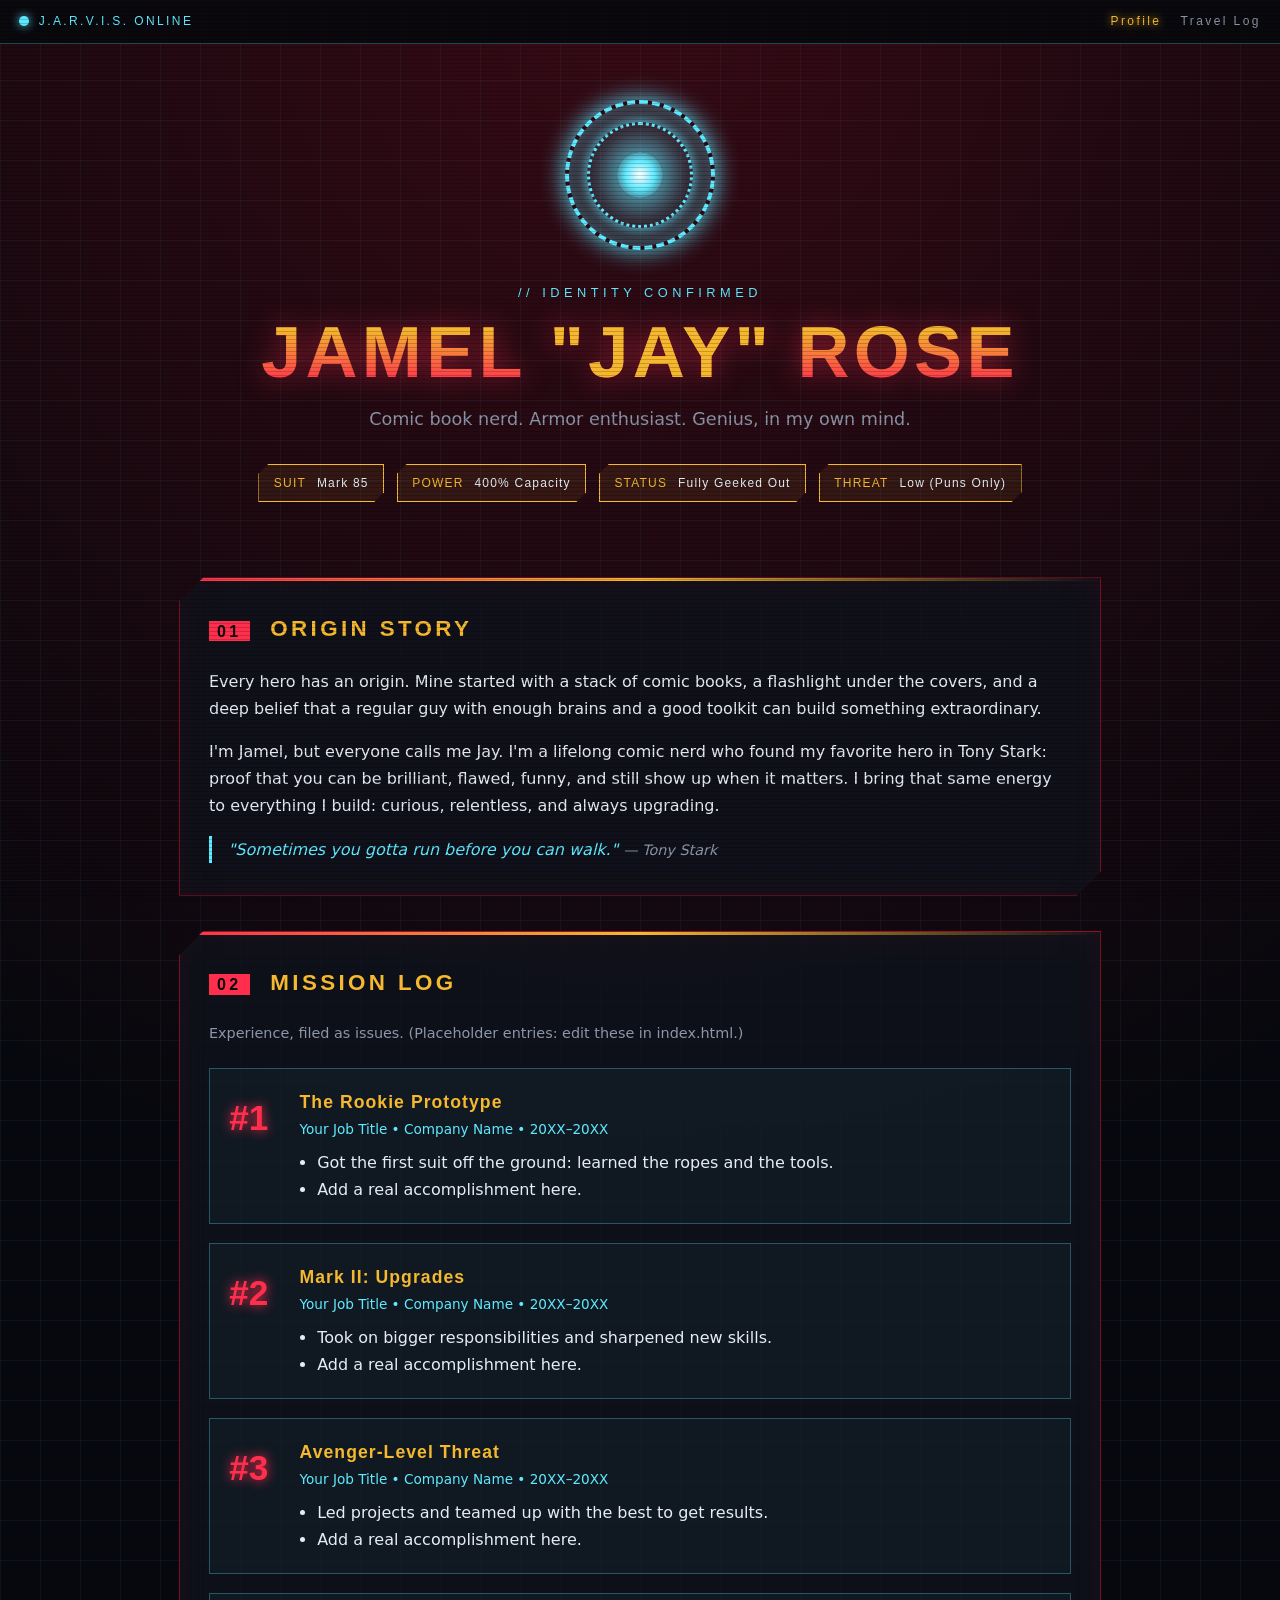
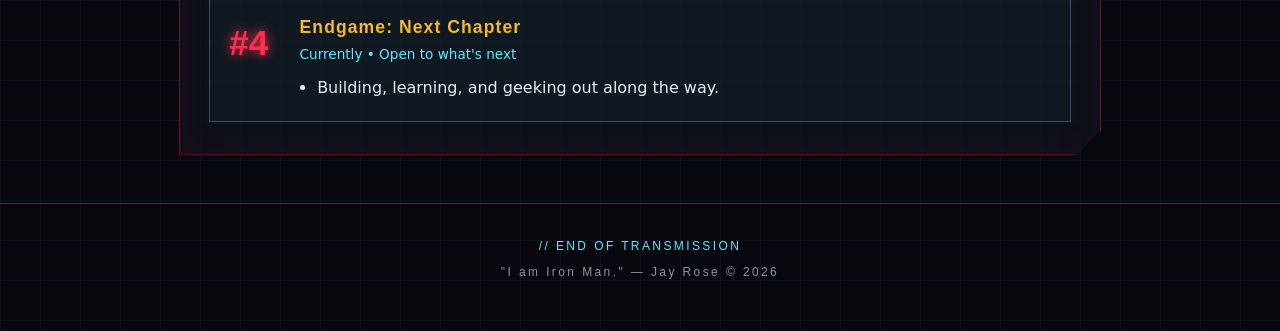
<file: index.html>
<!DOCTYPE html>
<html lang="en">
<head>
  <meta charset="UTF-8">
  <meta name="viewport" content="width=device-width, initial-scale=1">
  <title>Jay Rose | Personal Profile</title>
  <link rel="stylesheet" href="styles.css?v=2">
</head>
<body>

  <header class="topbar">
    <span class="topbar__dot"></span>
    <span>J.A.R.V.I.S. ONLINE</span>
    <nav class="topbar__nav">
      <a href="index.html" class="active">Profile</a>
      <a href="travel.html">Travel Log</a>
    </nav>
  </header>

  <main>

    <!-- HERO -->
    <section class="hero">
      <div class="reactor" aria-hidden="true">
        <div class="reactor__ring reactor__ring--outer"></div>
        <div class="reactor__ring reactor__ring--mid"></div>
        <div class="reactor__core"></div>
      </div>

      <p class="hero__eyebrow">// IDENTITY CONFIRMED</p>
      <h1 class="hero__name">Jamel <span>"Jay"</span> Rose</h1>
      <p class="hero__tagline">Comic book nerd. Armor enthusiast. Genius, in my own mind.</p>

      <ul class="readouts">
        <li><span>SUIT</span> Mark 85</li>
        <li><span>POWER</span> 400% Capacity</li>
        <li><span>STATUS</span> Fully Geeked Out</li>
        <li><span>THREAT</span> Low (Puns Only)</li>
      </ul>
    </section>

    <!-- ORIGIN -->
    <section class="panel" id="origin">
      <h2 class="panel__title"><span>01</span> Origin Story</h2>
      <p>
        Every hero has an origin. Mine started with a stack of comic books, a flashlight
        under the covers, and a deep belief that a regular guy with enough brains and
        a good toolkit can build something extraordinary.
      </p>
      <p>
        I'm Jamel, but everyone calls me Jay. I'm a lifelong comic nerd who found my
        favorite hero in Tony Stark: proof that you can be brilliant, flawed, funny,
        and still show up when it matters. I bring that same energy to everything I
        build: curious, relentless, and always upgrading.
      </p>
      <p class="quote">"Sometimes you gotta run before you can walk." <em>&mdash; Tony Stark</em></p>
    </section>

    <!-- EXPERIENCE -->
    <section class="panel" id="experience">
      <h2 class="panel__title"><span>02</span> Mission Log</h2>
      <p class="panel__sub">Experience, filed as issues. (Placeholder entries: edit these in index.html.)</p>

      <div class="issues">

        <article class="issue">
          <div class="issue__num">#1</div>
          <div class="issue__body">
            <h3>The Rookie Prototype</h3>
            <p class="issue__meta">Your Job Title &bull; Company Name &bull; 20XX&ndash;20XX</p>
            <ul>
              <li>Got the first suit off the ground: learned the ropes and the tools.</li>
              <li>Add a real accomplishment here.</li>
            </ul>
          </div>
        </article>

        <article class="issue">
          <div class="issue__num">#2</div>
          <div class="issue__body">
            <h3>Mark II: Upgrades</h3>
            <p class="issue__meta">Your Job Title &bull; Company Name &bull; 20XX&ndash;20XX</p>
            <ul>
              <li>Took on bigger responsibilities and sharpened new skills.</li>
              <li>Add a real accomplishment here.</li>
            </ul>
          </div>
        </article>

        <article class="issue">
          <div class="issue__num">#3</div>
          <div class="issue__body">
            <h3>Avenger-Level Threat</h3>
            <p class="issue__meta">Your Job Title &bull; Company Name &bull; 20XX&ndash;20XX</p>
            <ul>
              <li>Led projects and teamed up with the best to get results.</li>
              <li>Add a real accomplishment here.</li>
            </ul>
          </div>
        </article>

        <article class="issue">
          <div class="issue__num">#4</div>
          <div class="issue__body">
            <h3>Endgame: Next Chapter</h3>
            <p class="issue__meta">Currently &bull; Open to what's next</p>
            <ul>
              <li>Building, learning, and geeking out along the way.</li>
            </ul>
          </div>
        </article>

      </div>
    </section>

  </main>

  <footer class="footer">
    <p>// END OF TRANSMISSION</p>
    <p>"I am Iron Man." &mdash; Jay Rose &copy; 2026</p>
  </footer>

</body>
</html>
</file>
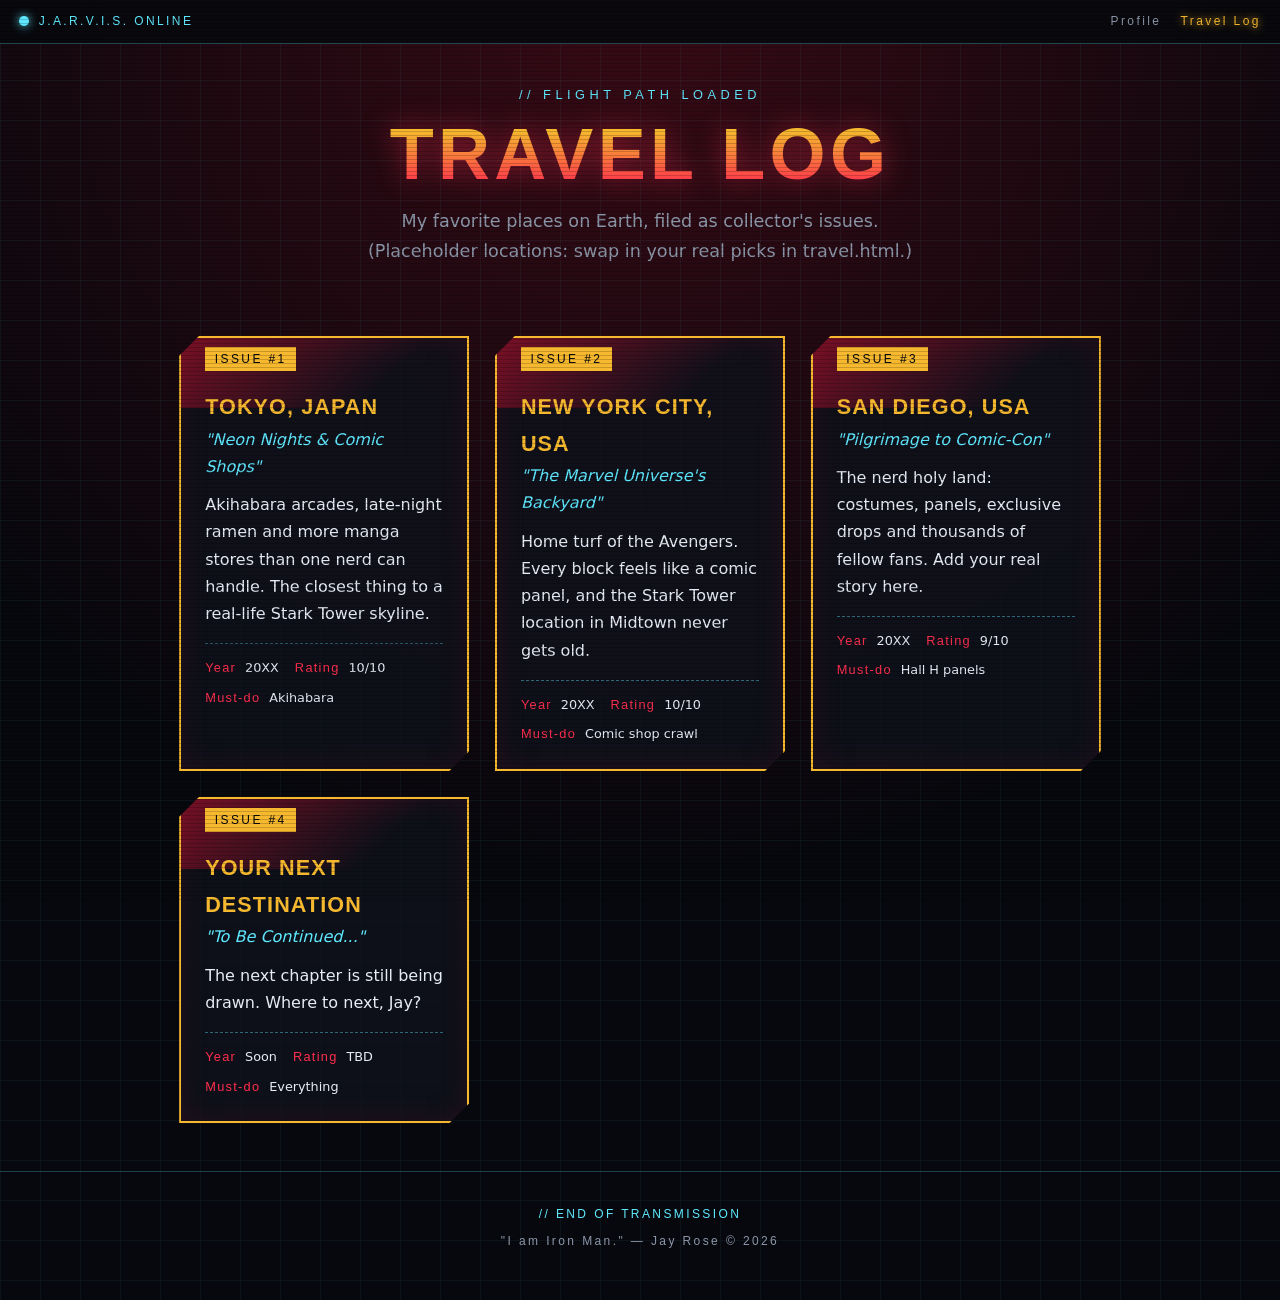
<file: travel.html>
<!DOCTYPE html>
<html lang="en">
<head>
  <meta charset="UTF-8">
  <meta name="viewport" content="width=device-width, initial-scale=1">
  <title>Jay Rose | Travel Log</title>
  <link rel="stylesheet" href="styles.css?v=2">
</head>
<body>

  <header class="topbar">
    <span class="topbar__dot"></span>
    <span>J.A.R.V.I.S. ONLINE</span>
    <nav class="topbar__nav">
      <a href="index.html">Profile</a>
      <a href="travel.html" class="active">Travel Log</a>
    </nav>
  </header>

  <main>

    <section class="hero hero--small">
      <p class="hero__eyebrow">// FLIGHT PATH LOADED</p>
      <h1 class="hero__name">Travel Log</h1>
      <p class="hero__tagline">My favorite places on Earth, filed as collector's issues. (Placeholder locations: swap in your real picks in travel.html.)</p>
    </section>

    <section class="covers">

      <article class="cover">
        <div class="cover__badge">ISSUE #1</div>
        <h2 class="cover__title">Tokyo, Japan</h2>
        <p class="cover__tag">"Neon Nights &amp; Comic Shops"</p>
        <p>Akihabara arcades, late-night ramen and more manga stores than one nerd can handle. The closest thing to a real-life Stark Tower skyline.</p>
        <ul class="cover__stats">
          <li><span>Year</span> 20XX</li>
          <li><span>Rating</span> 10/10</li>
          <li><span>Must-do</span> Akihabara</li>
        </ul>
      </article>

      <article class="cover">
        <div class="cover__badge">ISSUE #2</div>
        <h2 class="cover__title">New York City, USA</h2>
        <p class="cover__tag">"The Marvel Universe's Backyard"</p>
        <p>Home turf of the Avengers. Every block feels like a comic panel, and the Stark Tower location in Midtown never gets old.</p>
        <ul class="cover__stats">
          <li><span>Year</span> 20XX</li>
          <li><span>Rating</span> 10/10</li>
          <li><span>Must-do</span> Comic shop crawl</li>
        </ul>
      </article>

      <article class="cover">
        <div class="cover__badge">ISSUE #3</div>
        <h2 class="cover__title">San Diego, USA</h2>
        <p class="cover__tag">"Pilgrimage to Comic-Con"</p>
        <p>The nerd holy land: costumes, panels, exclusive drops and thousands of fellow fans. Add your real story here.</p>
        <ul class="cover__stats">
          <li><span>Year</span> 20XX</li>
          <li><span>Rating</span> 9/10</li>
          <li><span>Must-do</span> Hall H panels</li>
        </ul>
      </article>

      <article class="cover">
        <div class="cover__badge">ISSUE #4</div>
        <h2 class="cover__title">Your Next Destination</h2>
        <p class="cover__tag">"To Be Continued..."</p>
        <p>The next chapter is still being drawn. Where to next, Jay?</p>
        <ul class="cover__stats">
          <li><span>Year</span> Soon</li>
          <li><span>Rating</span> TBD</li>
          <li><span>Must-do</span> Everything</li>
        </ul>
      </article>

    </section>

  </main>

  <footer class="footer">
    <p>// END OF TRANSMISSION</p>
    <p>"I am Iron Man." &mdash; Jay Rose &copy; 2026</p>
  </footer>

</body>
</html>
</file>
<file: styles.css>
:root {
  --bg: #07080d;
  --panel: rgba(15, 18, 28, 0.85);
  --red: #c8102e;
  --red-glow: #ff2e4d;
  --gold: #f5b82e;
  --cyan: #5fe9ff;
  --text: #e6ecf5;
  --muted: #8b96a8;
  --font-hud: "Orbitron", "Segoe UI", "Trebuchet MS", sans-serif;
  --font-body: "Segoe UI", system-ui, -apple-system, Arial, sans-serif;
}

* { box-sizing: border-box; margin: 0; padding: 0; }

html { scroll-behavior: smooth; }

body {
  background-color: var(--bg);
  background-image:
    linear-gradient(rgba(95, 233, 255, 0.05) 1px, transparent 1px),
    linear-gradient(90deg, rgba(95, 233, 255, 0.05) 1px, transparent 1px),
    radial-gradient(circle at 50% 0%, rgba(200, 16, 46, 0.25), transparent 60%);
  background-size: 40px 40px, 40px 40px, 100% 100%;
  color: var(--text);
  font-family: var(--font-body);
  line-height: 1.7;
  min-height: 100vh;
  overflow-x: hidden;
}

/* Scanline overlay */
body::after {
  content: "";
  position: fixed;
  inset: 0;
  pointer-events: none;
  background: repeating-linear-gradient(to bottom, transparent 0 3px, rgba(0, 0, 0, 0.18) 3px 4px);
  z-index: 10;
}

/* TOP BAR */
.topbar {
  display: flex;
  align-items: center;
  gap: 0.6rem;
  padding: 0.7rem 1.2rem;
  font-family: var(--font-hud);
  font-size: 0.75rem;
  letter-spacing: 0.2em;
  color: var(--cyan);
  border-bottom: 1px solid rgba(95, 233, 255, 0.35);
  background: rgba(7, 8, 13, 0.9);
}
.topbar__dot {
  width: 10px; height: 10px; border-radius: 50%;
  background: var(--cyan);
  box-shadow: 0 0 10px var(--cyan);
  animation: pulse 1.6s ease-in-out infinite;
}
.topbar__nav { margin-left: auto; display: flex; gap: 1.2rem; }
.topbar__nav a { color: var(--muted); text-decoration: none; transition: color 0.2s, text-shadow 0.2s; }
.topbar__nav a:hover, .topbar__nav a.active { color: var(--gold); text-shadow: 0 0 8px var(--gold); }

main { max-width: 960px; margin: 0 auto; padding: 0 1.2rem 3rem; }

/* HERO */
.hero { text-align: center; padding: 3.5rem 0 2.5rem; }

.reactor {
  position: relative;
  width: 150px; height: 150px;
  margin: 0 auto 2rem;
}
.reactor__ring, .reactor__core { position: absolute; border-radius: 50%; }
.reactor__ring--outer {
  inset: 0;
  border: 4px solid var(--cyan);
  box-shadow: 0 0 25px var(--cyan), inset 0 0 25px rgba(95, 233, 255, 0.5);
  border-style: dashed;
  animation: spin 14s linear infinite;
}
.reactor__ring--mid {
  inset: 22px;
  border: 3px solid var(--cyan);
  box-shadow: 0 0 15px var(--cyan);
  animation: spin 8s linear infinite reverse;
  border-style: dotted;
}
.reactor__core {
  inset: 52px;
  background: radial-gradient(circle, #fff 0%, var(--cyan) 45%, rgba(95, 233, 255, 0.2) 100%);
  box-shadow: 0 0 40px 10px var(--cyan);
  animation: pulse 2s ease-in-out infinite;
}

.hero__eyebrow {
  font-family: var(--font-hud);
  color: var(--cyan);
  letter-spacing: 0.35em;
  font-size: 0.8rem;
}
.hero__name {
  font-family: var(--font-hud);
  font-size: clamp(2.2rem, 8vw, 4.5rem);
  text-transform: uppercase;
  letter-spacing: 0.06em;
  line-height: 1.1;
  margin: 0.6rem 0 0.8rem;
  background: linear-gradient(180deg, var(--gold) 20%, var(--red-glow) 90%);
  -webkit-background-clip: text;
  background-clip: text;
  color: transparent;
  filter: drop-shadow(0 0 14px rgba(255, 46, 77, 0.55));
  animation: flicker 6s infinite;
}
.hero__name span { color: var(--gold); -webkit-text-fill-color: var(--gold); }
.hero__tagline { color: var(--muted); font-size: 1.1rem; max-width: 560px; margin: 0 auto 1.8rem; }

.readouts {
  list-style: none;
  display: flex;
  flex-wrap: wrap;
  justify-content: center;
  gap: 0.8rem;
}
.readouts li {
  font-family: var(--font-hud);
  font-size: 0.75rem;
  letter-spacing: 0.1em;
  padding: 0.5rem 0.9rem;
  border: 1px solid var(--gold);
  color: var(--text);
  background: rgba(245, 184, 46, 0.08);
  clip-path: polygon(10px 0, 100% 0, 100% calc(100% - 10px), calc(100% - 10px) 100%, 0 100%, 0 10px);
}
.readouts li span { color: var(--gold); margin-right: 0.4rem; }

/* PANELS */
.panel {
  position: relative;
  margin-top: 2.2rem;
  padding: 2rem 1.8rem;
  background: var(--panel);
  border: 1px solid rgba(200, 16, 46, 0.7);
  box-shadow: 0 0 25px rgba(200, 16, 46, 0.25), inset 0 0 30px rgba(200, 16, 46, 0.08);
  clip-path: polygon(24px 0, 100% 0, 100% calc(100% - 24px), calc(100% - 24px) 100%, 0 100%, 0 24px);
}
.panel::before {
  content: "";
  position: absolute;
  top: 0; left: 0; right: 0;
  height: 3px;
  background: linear-gradient(90deg, var(--red-glow), var(--gold), transparent);
}
.panel p + p { margin-top: 1rem; }

.panel__title {
  font-family: var(--font-hud);
  text-transform: uppercase;
  letter-spacing: 0.15em;
  font-size: 1.4rem;
  color: var(--gold);
  margin-bottom: 1.2rem;
}
.panel__title span {
  color: var(--bg);
  background: var(--red-glow);
  padding: 0.1rem 0.5rem;
  margin-right: 0.7rem;
  font-size: 1rem;
}
.panel__sub { color: var(--muted); font-size: 0.9rem; margin-bottom: 1.4rem; }

.quote {
  border-left: 3px solid var(--cyan);
  padding-left: 1rem;
  color: var(--cyan);
  font-style: italic;
}
.quote em { color: var(--muted); font-size: 0.9rem; }

/* EXPERIENCE ISSUES */
.issues { display: grid; gap: 1.2rem; }

.issue {
  display: flex;
  gap: 1.2rem;
  padding: 1.2rem;
  border: 1px solid rgba(95, 233, 255, 0.3);
  background: rgba(95, 233, 255, 0.04);
  transition: transform 0.25s ease, box-shadow 0.25s ease, border-color 0.25s ease;
}
.issue:hover {
  transform: translateX(6px);
  border-color: var(--cyan);
  box-shadow: 0 0 20px rgba(95, 233, 255, 0.35);
}
.issue__num {
  font-family: var(--font-hud);
  font-size: 2.2rem;
  font-weight: 700;
  color: var(--red-glow);
  text-shadow: 0 0 12px var(--red-glow);
  min-width: 3.2rem;
}
.issue__body h3 {
  font-family: var(--font-hud);
  font-size: 1.1rem;
  letter-spacing: 0.06em;
  color: var(--gold);
}
.issue__meta { color: var(--cyan); font-size: 0.85rem; margin-bottom: 0.5rem; }
.issue__body ul { padding-left: 1.1rem; color: var(--text); }

/* TRAVEL COVERS */
.hero--small { padding: 2.5rem 0 1rem; }
.covers { display: grid; grid-template-columns: repeat(auto-fit, minmax(280px, 1fr)); gap: 1.6rem; margin-top: 1.5rem; }
.cover {
  position: relative;
  padding: 2.4rem 1.5rem 1.5rem;
  background: var(--panel);
  border: 2px solid var(--gold);
  box-shadow: 0 0 20px rgba(245, 184, 46, 0.25), inset 0 0 30px rgba(200, 16, 46, 0.12);
  clip-path: polygon(20px 0, 100% 0, 100% calc(100% - 20px), calc(100% - 20px) 100%, 0 100%, 0 20px);
  transition: transform 0.25s ease, box-shadow 0.25s ease;
}
.cover:hover { transform: translateY(-6px); box-shadow: 0 0 30px rgba(255, 46, 77, 0.55); }
.cover::before {
  content: "";
  position: absolute; inset: 0 0 auto 0; height: 70px;
  background: linear-gradient(135deg, var(--red) 0%, transparent 70%);
  opacity: 0.55;
}
.cover > * { position: relative; }
.cover__badge {
  position: absolute; top: 0.6rem; left: 1.5rem;
  font-family: var(--font-hud); font-size: 0.75rem; letter-spacing: 0.2em;
  color: var(--bg); background: var(--gold); padding: 0.1rem 0.6rem;
}
.cover__title { font-family: var(--font-hud); font-size: 1.35rem; text-transform: uppercase; letter-spacing: 0.05em; color: var(--gold); margin-top: 0.8rem; }
.cover__tag { color: var(--cyan); font-style: italic; margin-bottom: 0.7rem; }
.cover__stats { list-style: none; display: flex; flex-wrap: wrap; gap: 0.5rem 1rem; margin-top: 1rem; padding-top: 0.8rem; border-top: 1px dashed rgba(95, 233, 255, 0.4); font-size: 0.8rem; }
.cover__stats span { color: var(--red-glow); font-family: var(--font-hud); letter-spacing: 0.1em; margin-right: 0.3rem; }

/* FOOTER */
.footer {
  text-align: center;
  padding: 2rem 1rem 3rem;
  font-family: var(--font-hud);
  font-size: 0.75rem;
  letter-spacing: 0.2em;
  color: var(--muted);
  border-top: 1px solid rgba(95, 233, 255, 0.25);
}
.footer p:first-child { color: var(--cyan); margin-bottom: 0.4rem; }

/* ANIMATIONS */
@keyframes spin { to { transform: rotate(360deg); } }
@keyframes pulse {
  0%, 100% { opacity: 1; transform: scale(1); }
  50% { opacity: 0.65; transform: scale(0.94); }
}
@keyframes flicker {
  0%, 92%, 96%, 100% { opacity: 1; }
  94% { opacity: 0.6; }
  98% { opacity: 0.8; }
}

@media (prefers-reduced-motion: reduce) {
  * { animation: none !important; transition: none !important; }
}

/* MOBILE */
@media (max-width: 600px) {
  .topbar { font-size: 0.65rem; letter-spacing: 0.1em; }
  .topbar__nav { gap: 0.7rem; }
  .panel { padding: 1.5rem 1.1rem; }
  .issue { flex-direction: column; gap: 0.3rem; }
  .reactor { width: 120px; height: 120px; }
  .reactor__ring--mid { inset: 18px; }
  .reactor__core { inset: 40px; }
}
</file>
